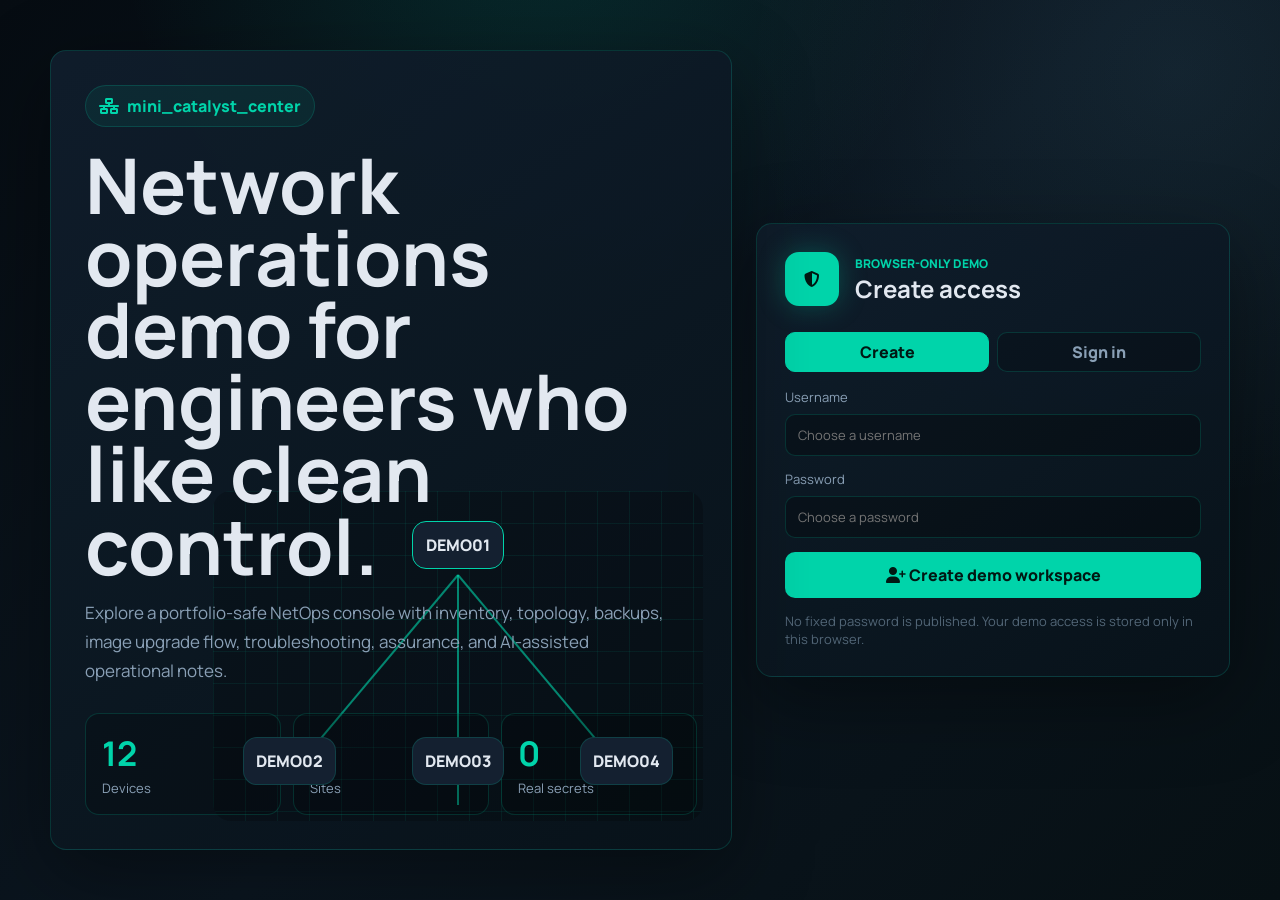
<file: index.html>
<!doctype html>
<html lang="en">
  <head>
    <meta charset="utf-8">
    <meta name="viewport" content="width=device-width, initial-scale=1">
    <meta name="description" content="mini_catalyst_center is a demo NetOps portal for inventory, topology, backups, upgrades, troubleshooting, and operational assurance.">
    <title>mini_catalyst_center</title>
    <link rel="preconnect" href="https://cdnjs.cloudflare.com">
    <link rel="stylesheet" href="https://cdnjs.cloudflare.com/ajax/libs/font-awesome/6.5.0/css/all.min.css">
    <link rel="stylesheet" href="styles.css">
  </head>
  <body>
    <section id="loginView" class="login-view">
      <div class="login-hero">
        <div class="hero-copy">
          <span class="brand-chip"><i class="fa-solid fa-network-wired"></i> mini_catalyst_center</span>
          <h1>Network operations demo for engineers who like clean control.</h1>
          <p>Explore a portfolio-safe NetOps console with inventory, topology, backups, image upgrade flow, troubleshooting, assurance, and AI-assisted operational notes.</p>
          <div class="hero-stats" aria-label="Demo summary">
            <div><strong>12</strong><span>Devices</span></div>
            <div><strong>4</strong><span>Sites</span></div>
            <div><strong>0</strong><span>Real secrets</span></div>
          </div>
        </div>
        <div class="hero-map" aria-hidden="true">
          <span class="map-node core">DEMO01</span>
          <span class="map-node a">DEMO02</span>
          <span class="map-node b">DEMO03</span>
          <span class="map-node c">DEMO04</span>
          <span class="map-line one"></span>
          <span class="map-line two"></span>
          <span class="map-line three"></span>
        </div>
      </div>

      <div class="login-card">
        <div class="brand-lockup">
          <span class="brand-icon"><i class="fa-solid fa-shield-halved"></i></span>
          <div>
            <p class="eyebrow">Browser-only demo</p>
            <h2>Create access</h2>
          </div>
        </div>
        <div class="auth-tabs" role="tablist" aria-label="Demo access">
          <button class="auth-tab active" type="button" data-auth-mode="create">Create</button>
          <button class="auth-tab" type="button" data-auth-mode="signin">Sign in</button>
        </div>
        <form id="loginForm" class="login-form">
          <label>Username <input id="username" placeholder="Choose a username" autocomplete="username"></label>
          <label>Password <input id="password" placeholder="Choose a password" type="password" autocomplete="new-password"></label>
          <button id="authButton" type="submit"><i class="fa-solid fa-user-plus"></i> Create demo workspace</button>
          <p id="authNote" class="small-note">No fixed password is published. Your demo access is stored only in this browser.</p>
        </form>
      </div>
    </section>

    <section id="appView" class="app-view is-hidden">
      <aside class="sidebar">
        <a class="brand-link" href="#dashboard" data-view="dashboard">
          <i class="fa-solid fa-network-wired"></i>
          <span>mini_catalyst_center</span>
        </a>
        <nav>
          <button class="nav-item active" data-view="dashboard"><i class="fa-solid fa-gauge-high"></i><span>Dashboard</span></button>
          <button class="nav-item" data-view="inventory"><i class="fa-solid fa-list-check"></i><span>Inventory</span></button>
          <button class="nav-item" data-view="sites"><i class="fa-solid fa-building"></i><span>Sites</span></button>
          <button class="nav-item" data-view="topology"><i class="fa-solid fa-diagram-project"></i><span>Topology</span></button>
          <button class="nav-item" data-view="assurance"><i class="fa-solid fa-clipboard-check"></i><span>Assurance</span></button>
          <button class="nav-item" data-view="alerts"><i class="fa-solid fa-bell"></i><span>Alerts</span></button>
          <button class="nav-item" data-view="commander"><i class="fa-solid fa-terminal"></i><span>Commander</span></button>
          <button class="nav-item" data-view="backups"><i class="fa-solid fa-box-archive"></i><span>Backups</span></button>
          <button class="nav-item" data-view="upgrade"><i class="fa-solid fa-cloud-arrow-up"></i><span>Upgrade</span></button>
          <button class="nav-item" data-view="troubleshooting"><i class="fa-solid fa-screwdriver-wrench"></i><span>Troubleshooting</span></button>
          <button class="nav-item" data-view="ai-center"><i class="fa-solid fa-robot"></i><span>AI Center</span></button>
          <button class="nav-item" data-view="jobs"><i class="fa-solid fa-briefcase"></i><span>Jobs</span></button>
        </nav>
        <button id="logoutButton" class="logout-button"><i class="fa-solid fa-arrow-right-from-bracket"></i><span>Logout</span></button>
      </aside>

      <main class="main">
        <header class="topbar">
          <div>
            <p class="eyebrow">Admin console</p>
            <h2 id="viewTitle">Dashboard</h2>
          </div>
          <div class="top-actions">
            <label class="search-box" aria-label="Search demo">
              <i class="fa-solid fa-magnifying-glass"></i>
              <input id="globalSearch" placeholder="Search device, site, IP">
            </label>
            <span class="status-pill live"><i class="fa-solid fa-circle"></i> Live demo</span>
            <span id="activeUser" class="status-pill">User: demo</span>
          </div>
        </header>

        <section id="dashboard" class="view active">
          <div class="kpi-grid">
            <article class="kpi success"><span>Devices</span><strong id="kpiDevices">12</strong><small>11 online</small></article>
            <article class="kpi warn"><span>Alerts</span><strong>2</strong><small>1 priority item</small></article>
            <article class="kpi"><span>Sites</span><strong>4</strong><small>DEMO01 to DEMO04</small></article>
            <article class="kpi"><span>Backups</span><strong>18</strong><small>Latest: today</small></article>
          </div>
          <div class="dashboard-grid">
            <article class="panel health-panel">
              <div class="panel-head"><h3>Operations Snapshot</h3><button title="Refresh" data-action="refresh"><i class="fa-solid fa-rotate"></i></button></div>
              <div class="health-ring"><span>92%</span><small>Fleet health</small></div>
              <ul class="signal-list">
                <li><span class="dot ok"></span> DEMO01 core online at 192.168.1.1</li>
                <li><span class="dot ok"></span> DEMO02 access stack synced</li>
                <li><span class="dot warn"></span> DEMO03 version drift review</li>
              </ul>
            </article>
            <article class="panel">
              <div class="panel-head"><h3>Priority Timeline</h3><button title="Analyze" data-action="analyze"><i class="fa-solid fa-robot"></i></button></div>
              <div id="timelineList" class="timeline-list"></div>
            </article>
            <article class="panel span-2">
              <div class="panel-head"><h3>AI Operations Notes</h3><button title="Generate recommendation" data-action="analyze"><i class="fa-solid fa-wand-magic-sparkles"></i></button></div>
              <div id="aiNotes" class="terminal-box">Ready. Select Analyze to generate demo recommendations.</div>
            </article>
          </div>
        </section>

        <section id="inventory" class="view">
          <div class="panel">
            <div class="panel-head"><h3>Add Device</h3><button data-action="add-device"><i class="fa-solid fa-plus"></i></button></div>
            <div class="form-grid">
              <label>Hostname <input id="deviceName" value="SW-DEMO-NEW"></label>
              <label>IP Address <input id="deviceIp" value="192.168.1.9"></label>
              <label>Site <select id="deviceSite"></select></label>
              <label>Role <input id="deviceRole" value="Access"></label>
            </div>
          </div>
          <div class="panel">
            <div class="panel-head">
              <h3>Device Inventory</h3>
              <div class="panel-actions">
                <select id="siteFilter" aria-label="Filter by site"><option value="all">All sites</option></select>
                <button title="Export demo inventory" data-action="export"><i class="fa-solid fa-download"></i></button>
                <button title="Remove selected demo device" data-action="delete-device"><i class="fa-solid fa-trash"></i></button>
                <button title="Reset demo data" data-action="reset-demo"><i class="fa-solid fa-rotate-left"></i></button>
              </div>
            </div>
            <div class="table-wrap">
              <table>
                <thead><tr><th>Select</th><th>Device</th><th>IP</th><th>Site</th><th>Role</th><th>Model</th><th>Version</th><th>Status</th></tr></thead>
                <tbody id="inventoryRows"></tbody>
              </table>
            </div>
          </div>
        </section>

        <section id="sites" class="view">
          <div class="panel">
            <div class="panel-head"><h3>Create Site</h3><button data-action="add-site"><i class="fa-solid fa-plus"></i></button></div>
            <div class="form-grid">
              <label>Site Name <input id="newSiteName" value="DEMO05"></label>
              <label>Management IP <input id="newSiteIp" value="192.168.1.10"></label>
            </div>
          </div>
          <div class="site-grid" id="siteGrid"></div>
        </section>

        <section id="topology" class="view">
          <div class="panel topology-panel">
            <div class="panel-head"><h3>Fabric Topology</h3><button data-action="discover"><i class="fa-solid fa-arrows-rotate"></i></button></div>
            <div class="topology-canvas">
              <div class="node core">DEMO01<br><span>192.168.1.1</span></div>
              <div class="node access a">DEMO02<br><span>192.168.1.2</span></div>
              <div class="node access b">DEMO03<br><span>192.168.1.3</span></div>
              <div class="node access c">DEMO04<br><span>192.168.1.4</span></div>
              <div class="line l1"></div><div class="line l2"></div><div class="line l3"></div>
            </div>
          </div>
        </section>

        <section id="assurance" class="view">
          <div class="cards-grid" id="assuranceCards"></div>
        </section>

        <section id="alerts" class="view">
          <div class="panel">
            <div class="panel-head"><h3>Operational Alerts</h3><button data-action="ack-alerts"><i class="fa-solid fa-check"></i></button></div>
            <div id="alertsList" class="event-list"></div>
          </div>
        </section>

        <section id="commander" class="view">
          <div class="panel">
            <div class="panel-head"><h3>Command Runner</h3><button data-action="run-command"><i class="fa-solid fa-play"></i></button></div>
            <div class="form-grid">
              <label>Target <select id="commandTarget"></select></label>
              <label>Command Template <select id="commandTemplate"></select></label>
              <label>Custom Command <input id="commandInput" value="show interfaces status"></label>
              <label>Credential Source <input value="Server environment variables" disabled></label>
            </div>
            <div id="commandLog" class="terminal-box">Command runner ready.</div>
          </div>
        </section>

        <section id="backups" class="view">
          <div class="panel">
            <div class="panel-head"><h3>Configuration Backups</h3><button data-action="backup"><i class="fa-solid fa-play"></i></button></div>
            <div id="backupLog" class="terminal-box">Backup service idle.</div>
          </div>
          <div class="cards-grid" id="backupCards"></div>
        </section>

        <section id="upgrade" class="view">
          <div class="panel">
            <div class="panel-head"><h3>Image Upgrade Demo</h3><button data-action="upgrade"><i class="fa-solid fa-cloud-arrow-up"></i></button></div>
            <div class="form-grid">
              <label>Target IPs <textarea id="upgradeTargets">192.168.1.1
192.168.1.2</textarea></label>
              <label>Image <input id="upgradeImage" value="demo-catalyst-image.bin"></label>
            </div>
            <div class="switch-picker" id="upgradeSwitches"></div>
            <div class="progress-track"><span id="upgradeBar"></span></div>
            <div id="upgradeLog" class="terminal-box">Upgrade workflow ready.</div>
          </div>
        </section>

        <section id="troubleshooting" class="view">
          <div class="panel">
            <div class="panel-head"><h3>Troubleshooting</h3><button data-action="ping"><i class="fa-solid fa-satellite-dish"></i></button></div>
            <div class="form-grid">
              <label>Host <input id="troubleHost" value="192.168.1.1"></label>
              <label>Port <input id="troublePort" value="22"></label>
            </div>
            <div id="troubleLog" class="terminal-box">Ready for ping and TCP checks.</div>
          </div>
        </section>

        <section id="ai-center" class="view">
          <div class="panel">
            <div class="panel-head"><h3>AI Center</h3><button data-action="ai-plan"><i class="fa-solid fa-wand-magic-sparkles"></i></button></div>
            <div id="aiPlan" class="ai-plan-grid"></div>
          </div>
        </section>

        <section id="jobs" class="view">
          <div class="panel">
            <div class="panel-head"><h3>Background Jobs</h3><button data-action="new-job"><i class="fa-solid fa-plus"></i></button></div>
            <div id="jobsList" class="event-list"></div>
          </div>
        </section>
      </main>
    </section>

    <script src="app.js"></script>
  </body>
</html>
</file>
<file: styles.css>
@import url("https://fonts.googleapis.com/css2?family=JetBrains+Mono:wght@400;600;700&family=Manrope:wght@400;600;700;800&display=swap");

:root {
  --teal: #00d4aa;
  --teal-soft: rgba(0, 212, 170, .15);
  --cyan: #7dd3fc;
  --green: #22c55e;
  --red: #ef4444;
  --yellow: #f59e0b;
  --ink: #e2e8f0;
  --muted: #8aa0b6;
  --quiet: #526677;
  --bg: #060c12;
  --surface: #0c1520;
  --panel: #101e2c;
  --panel-2: #142030;
  --line: rgba(0, 212, 170, .18);
  --shadow: 0 24px 80px rgba(0, 0, 0, .38);
  --mono: "JetBrains Mono", Consolas, monospace;
  --sans: "Manrope", Arial, sans-serif;
}

* { box-sizing: border-box; }

body {
  margin: 0;
  min-height: 100vh;
  color: var(--ink);
  font-family: var(--sans);
  background:
    radial-gradient(circle at 42% -12%, rgba(0, 212, 170, .14), transparent 34%),
    radial-gradient(circle at 92% 8%, rgba(125, 211, 252, .08), transparent 30%),
    linear-gradient(135deg, #060c12 0%, #0b1620 52%, #071014 100%);
}

button, input, textarea, select { font: inherit; }
button { cursor: pointer; }
.is-hidden { display: none !important; }

.login-view {
  min-height: 100vh;
  display: grid;
  grid-template-columns: minmax(0, 1.18fr) minmax(380px, .82fr);
  gap: 24px;
  align-items: center;
  width: min(1180px, calc(100% - 36px));
  margin: 0 auto;
  padding: 32px 0;
}

.login-hero, .login-card, .panel, .kpi, .site-card, .mini-card {
  border: 1px solid var(--line);
  border-radius: 16px;
  background: linear-gradient(145deg, rgba(16, 30, 44, .94), rgba(8, 18, 26, .94));
  box-shadow: var(--shadow);
}

.login-hero {
  min-height: 620px;
  position: relative;
  overflow: hidden;
  padding: 34px;
}

.hero-copy { position: relative; z-index: 2; max-width: 620px; }
.brand-chip, .status-pill, .badge {
  display: inline-flex;
  align-items: center;
  gap: 8px;
  border: 1px solid var(--line);
  border-radius: 999px;
  color: var(--teal);
  background: rgba(0, 212, 170, .08);
}
.brand-chip { padding: 9px 13px; font-weight: 800; }

.hero-copy h1 {
  margin: 22px 0 14px;
  font-size: clamp(38px, 6vw, 78px);
  line-height: .94;
  letter-spacing: 0;
}

.hero-copy p { max-width: 580px; color: var(--muted); font-size: 17px; line-height: 1.7; }

.hero-stats {
  display: grid;
  grid-template-columns: repeat(3, minmax(0, 1fr));
  gap: 12px;
  margin-top: 28px;
}
.hero-stats div { padding: 16px; border: 1px solid var(--line); border-radius: 14px; background: rgba(0,0,0,.2); }
.hero-stats strong { display: block; color: var(--teal); font-size: 34px; }
.hero-stats span { color: var(--muted); font-size: 13px; }

.hero-map {
  position: absolute;
  inset: auto 28px 28px auto;
  width: min(520px, 72%);
  height: 330px;
  border-radius: 18px;
  background:
    linear-gradient(rgba(0, 212, 170, .08) 1px, transparent 1px),
    linear-gradient(90deg, rgba(0, 212, 170, .08) 1px, transparent 1px),
    rgba(0,0,0,.2);
  background-size: 32px 32px;
}
.map-node {
  position: absolute;
  z-index: 2;
  min-width: 92px;
  padding: 12px;
  border: 1px solid var(--line);
  border-radius: 14px;
  color: var(--ink);
  background: var(--panel-2);
  text-align: center;
  font-weight: 800;
}
.map-node.core { left: 50%; top: 30px; transform: translateX(-50%); border-color: var(--teal); }
.map-node.a { left: 30px; bottom: 36px; }
.map-node.b { left: 50%; bottom: 36px; transform: translateX(-50%); }
.map-node.c { right: 30px; bottom: 36px; }
.map-line { position: absolute; z-index: 1; left: 50%; top: 83px; width: 230px; height: 2px; background: var(--teal); transform-origin: left center; opacity: .6; }
.map-line.one { transform: rotate(130deg); }
.map-line.two { transform: rotate(90deg); }
.map-line.three { transform: rotate(50deg); }

.login-card { padding: 28px; }
.brand-lockup, .topbar, .panel-head, .top-actions, .panel-actions {
  display: flex;
  align-items: center;
  justify-content: space-between;
  gap: 16px;
}
.brand-lockup { justify-content: flex-start; }
.brand-icon {
  display: grid;
  place-items: center;
  width: 54px;
  height: 54px;
  border-radius: 14px;
  color: #001813;
  background: var(--teal);
  box-shadow: 0 0 28px rgba(0, 212, 170, .28);
}
.eyebrow { margin: 0 0 4px; color: var(--teal); font-size: 12px; font-weight: 800; letter-spacing: 0; text-transform: uppercase; }
h1, h2, h3 { margin: 0; line-height: 1.1; }
h2 { font-size: 24px; }
h3 { font-size: 16px; }

.auth-tabs { display: grid; grid-template-columns: 1fr 1fr; gap: 8px; margin-top: 26px; }
.auth-tab {
  min-height: 40px;
  border: 1px solid var(--line);
  border-radius: 10px;
  color: var(--muted);
  background: rgba(0, 0, 0, .18);
  font-weight: 800;
}
.auth-tab.active { color: #001813; background: var(--teal); border-color: var(--teal); }
.login-form { display: grid; gap: 14px; margin-top: 16px; }
label { display: grid; gap: 8px; color: var(--muted); font-size: 13px; }
input, textarea, select {
  width: 100%;
  border: 1px solid var(--line);
  border-radius: 10px;
  padding: 11px 12px;
  color: var(--ink);
  background: rgba(0, 0, 0, .25);
  outline: none;
}
textarea { min-height: 96px; resize: vertical; font-family: var(--mono); }
input:focus, textarea:focus, select:focus { border-color: var(--teal); box-shadow: 0 0 0 3px rgba(0, 212, 170, .11); }
.login-form button, .panel-head button, .nav-item, .logout-button {
  border: 0;
  border-radius: 10px;
}
.login-form button {
  min-height: 46px;
  color: #001813;
  background: var(--teal);
  font-weight: 800;
}
.small-note { margin: 0; color: var(--quiet); font-size: 13px; }

.app-view { min-height: 100vh; display: grid; grid-template-columns: 270px minmax(0, 1fr); }
.sidebar {
  position: sticky;
  top: 0;
  height: 100vh;
  display: flex;
  flex-direction: column;
  gap: 16px;
  padding: 18px;
  border-right: 1px solid var(--line);
  background: rgba(6, 12, 18, .92);
  backdrop-filter: blur(14px);
}
.brand-link { display: flex; align-items: center; gap: 10px; color: var(--teal); font-weight: 800; text-decoration: none; }
.sidebar nav { display: grid; gap: 6px; overflow: auto; padding-right: 4px; }
.nav-item, .logout-button {
  display: flex;
  align-items: center;
  gap: 10px;
  min-height: 40px;
  padding: 0 12px;
  color: var(--muted);
  background: transparent;
  text-align: left;
}
.nav-item.active, .nav-item:hover { color: var(--teal); background: var(--teal-soft); }
.logout-button { margin-top: auto; color: #ff9a9a; border: 1px solid rgba(239, 68, 68, .24); }
.main { padding: 22px; }
.topbar { margin-bottom: 20px; }
.top-actions { flex-wrap: wrap; justify-content: flex-end; }
.status-pill { min-height: 36px; padding: 0 12px; color: var(--muted); background: rgba(16, 30, 44, .72); font-size: 13px; }
.status-pill.live { color: var(--green); }
.search-box {
  width: min(320px, 100%);
  display: flex;
  align-items: center;
  gap: 9px;
  border: 1px solid var(--line);
  border-radius: 999px;
  padding: 0 12px;
  background: rgba(16, 30, 44, .72);
}
.search-box input { border: 0; padding: 9px 0; background: transparent; box-shadow: none; }

.view { display: none; }
.view.active { display: block; animation: rise .28s ease both; }
@keyframes rise { from { opacity: 0; transform: translateY(10px); } to { opacity: 1; transform: translateY(0); } }

.kpi-grid, .cards-grid, .site-grid, .switch-picker { display: grid; grid-template-columns: repeat(4, minmax(0, 1fr)); gap: 12px; }
.kpi { padding: 16px; }
.kpi span, .mini-card span, .site-card span { display: block; color: var(--muted); font-size: 12px; text-transform: uppercase; font-weight: 800; }
.kpi strong, .mini-card strong, .site-card strong { display: block; margin: 8px 0 4px; font-size: 32px; line-height: 1; }
.kpi small, .mini-card small, .site-card small { color: var(--quiet); }
.kpi.success strong, .mini-card.ok strong { color: var(--green); }
.kpi.warn strong, .mini-card.review strong { color: var(--yellow); }

.dashboard-grid {
  display: grid;
  grid-template-columns: .9fr 1.1fr;
  gap: 12px;
  margin-top: 12px;
}
.span-2 { grid-column: span 2; }
.panel, .mini-card, .site-card { padding: 16px; }
.panel-head { margin-bottom: 14px; }
.panel-head button {
  width: 38px;
  height: 38px;
  color: var(--teal);
  background: rgba(0, 212, 170, .1);
  border: 1px solid var(--line);
}
.panel-actions select { min-width: 150px; }

.health-ring {
  width: 180px;
  height: 180px;
  display: grid;
  place-items: center;
  margin: 20px auto;
  border-radius: 50%;
  background: conic-gradient(var(--teal) 0 92%, rgba(255,255,255,.08) 92% 100%);
  position: relative;
}
.health-ring::after { content: ""; position: absolute; inset: 18px; border-radius: 50%; background: var(--panel); }
.health-ring span, .health-ring small { position: relative; z-index: 1; grid-area: 1 / 1; }
.health-ring span { font-size: 34px; font-weight: 800; color: var(--teal); transform: translateY(-8px); }
.health-ring small { color: var(--muted); transform: translateY(28px); }
.signal-list { display: grid; gap: 9px; margin: 0; padding: 0; list-style: none; }
.dot { display: inline-block; width: 8px; height: 8px; border-radius: 50%; margin-right: 8px; }
.dot.ok { background: var(--green); }
.dot.warn { background: var(--yellow); }

.terminal-box {
  min-height: 180px;
  overflow: auto;
  border: 1px solid var(--line);
  border-radius: 12px;
  padding: 14px;
  color: #7dffb1;
  background: rgba(0, 0, 0, .36);
  font-family: var(--mono);
  font-size: 13px;
  white-space: pre-wrap;
}
.timeline-list, .event-list { display: grid; gap: 10px; }
.timeline-item, .event-row {
  display: grid;
  grid-template-columns: 16px minmax(0, 1fr);
  gap: 10px;
  border: 1px solid rgba(255,255,255,.06);
  border-radius: 12px;
  padding: 12px;
  background: rgba(0,0,0,.18);
}
.event-row { grid-template-columns: minmax(0, 1fr); }
.timeline-item > span { width: 10px; height: 10px; margin-top: 5px; border-radius: 50%; background: var(--cyan); }
.timeline-item.warn > span, .event-row.warn { border-color: rgba(245,158,11,.25); }
.timeline-item.warn > span { background: var(--yellow); }
.timeline-item.ok > span, .event-row.ok { border-color: rgba(34,197,94,.25); }
.timeline-item.ok > span { background: var(--green); }
.timeline-item small, .event-row span { display: block; color: var(--muted); margin-top: 3px; }

.table-wrap { overflow: auto; border: 1px solid rgba(255,255,255,.05); border-radius: 12px; }
table { width: 100%; border-collapse: collapse; min-width: 860px; }
th, td { padding: 12px; border-bottom: 1px solid rgba(255,255,255,.05); text-align: left; }
th { color: var(--quiet); font-size: 12px; text-transform: uppercase; }
td { color: var(--ink); }
.badge { min-height: 24px; padding: 0 8px; font-size: 12px; font-weight: 800; }
.badge.up { color: var(--green); background: rgba(34,197,94,.13); }
.badge.review { color: var(--yellow); background: rgba(245,158,11,.13); }

.site-card { min-height: 156px; display: grid; align-content: space-between; }
.site-card strong { color: var(--teal); }
.topology-panel { min-height: 580px; }
.topology-canvas {
  position: relative;
  min-height: 520px;
  border-radius: 12px;
  overflow: hidden;
  background:
    linear-gradient(rgba(0, 212, 170, .08) 1px, transparent 1px),
    linear-gradient(90deg, rgba(0, 212, 170, .08) 1px, transparent 1px),
    rgba(0, 0, 0, .22);
  background-size: 34px 34px;
}
.node {
  position: absolute;
  z-index: 2;
  display: grid;
  place-items: center;
  width: 150px;
  height: 72px;
  border: 1px solid var(--line);
  border-radius: 14px;
  background: var(--panel-2);
  color: var(--ink);
  font-weight: 800;
  text-align: center;
  box-shadow: 0 0 30px rgba(0, 212, 170, .08);
}
.node span { color: var(--teal); font-family: var(--mono); font-size: 12px; }
.core { left: calc(50% - 75px); top: 42px; border-color: var(--teal); }
.a { left: 9%; bottom: 70px; }
.b { left: calc(50% - 75px); bottom: 70px; }
.c { right: 9%; bottom: 70px; }
.line { position: absolute; z-index: 1; height: 2px; background: linear-gradient(90deg, transparent, var(--teal), transparent); transform-origin: left center; }
.l1 { left: 50%; top: 114px; width: 330px; transform: rotate(130deg); }
.l2 { left: 50%; top: 114px; width: 330px; transform: rotate(90deg); }
.l3 { left: 50%; top: 114px; width: 330px; transform: rotate(50deg); }

.form-grid { display: grid; grid-template-columns: 1fr 1fr; gap: 12px; margin-bottom: 14px; }
.switch-picker { margin: 12px 0 14px; }
.switch-choice {
  display: grid;
  grid-template-columns: auto minmax(0, 1fr);
  align-items: center;
  gap: 6px 10px;
  border: 1px solid var(--line);
  border-radius: 12px;
  padding: 12px;
  background: rgba(0,0,0,.18);
}
.switch-choice input { width: auto; }
.switch-choice span { font-weight: 800; color: var(--ink); }
.switch-choice small { grid-column: 2; color: var(--muted); }
.progress-track { height: 14px; border-radius: 999px; background: rgba(255,255,255,.07); overflow: hidden; margin-bottom: 14px; }
.progress-track span { display: block; width: 0%; height: 100%; background: var(--teal); transition: width .5s ease; }
.ai-plan-grid { display: grid; grid-template-columns: repeat(4, minmax(0, 1fr)); gap: 12px; }

@media (max-width: 1120px) {
  .login-view { grid-template-columns: 1fr; }
  .login-hero { min-height: 500px; }
  .app-view { grid-template-columns: 74px minmax(0, 1fr); }
  .sidebar { padding: 12px; }
  .brand-link span, .nav-item span, .logout-button span { display: none; }
  .kpi-grid, .cards-grid, .site-grid, .dashboard-grid, .ai-plan-grid, .form-grid, .switch-picker { grid-template-columns: 1fr; }
  .span-2 { grid-column: auto; }
}

@media (max-width: 680px) {
  .login-view { width: min(100% - 24px, 1180px); padding: 18px 0; }
  .login-hero { padding: 22px; min-height: auto; }
  .hero-map { position: relative; inset: auto; width: 100%; margin-top: 24px; }
  .hero-stats { grid-template-columns: 1fr; }
  .app-view { display: block; }
  .sidebar { position: static; height: auto; flex-direction: row; overflow-x: auto; }
  .sidebar nav { display: flex; overflow: visible; }
  .logout-button { margin-top: 0; }
  .main { padding: 14px; }
  .topbar { align-items: flex-start; flex-direction: column; }
  .top-actions { width: 100%; justify-content: flex-start; }
  .search-box { width: 100%; }
}
</file>
